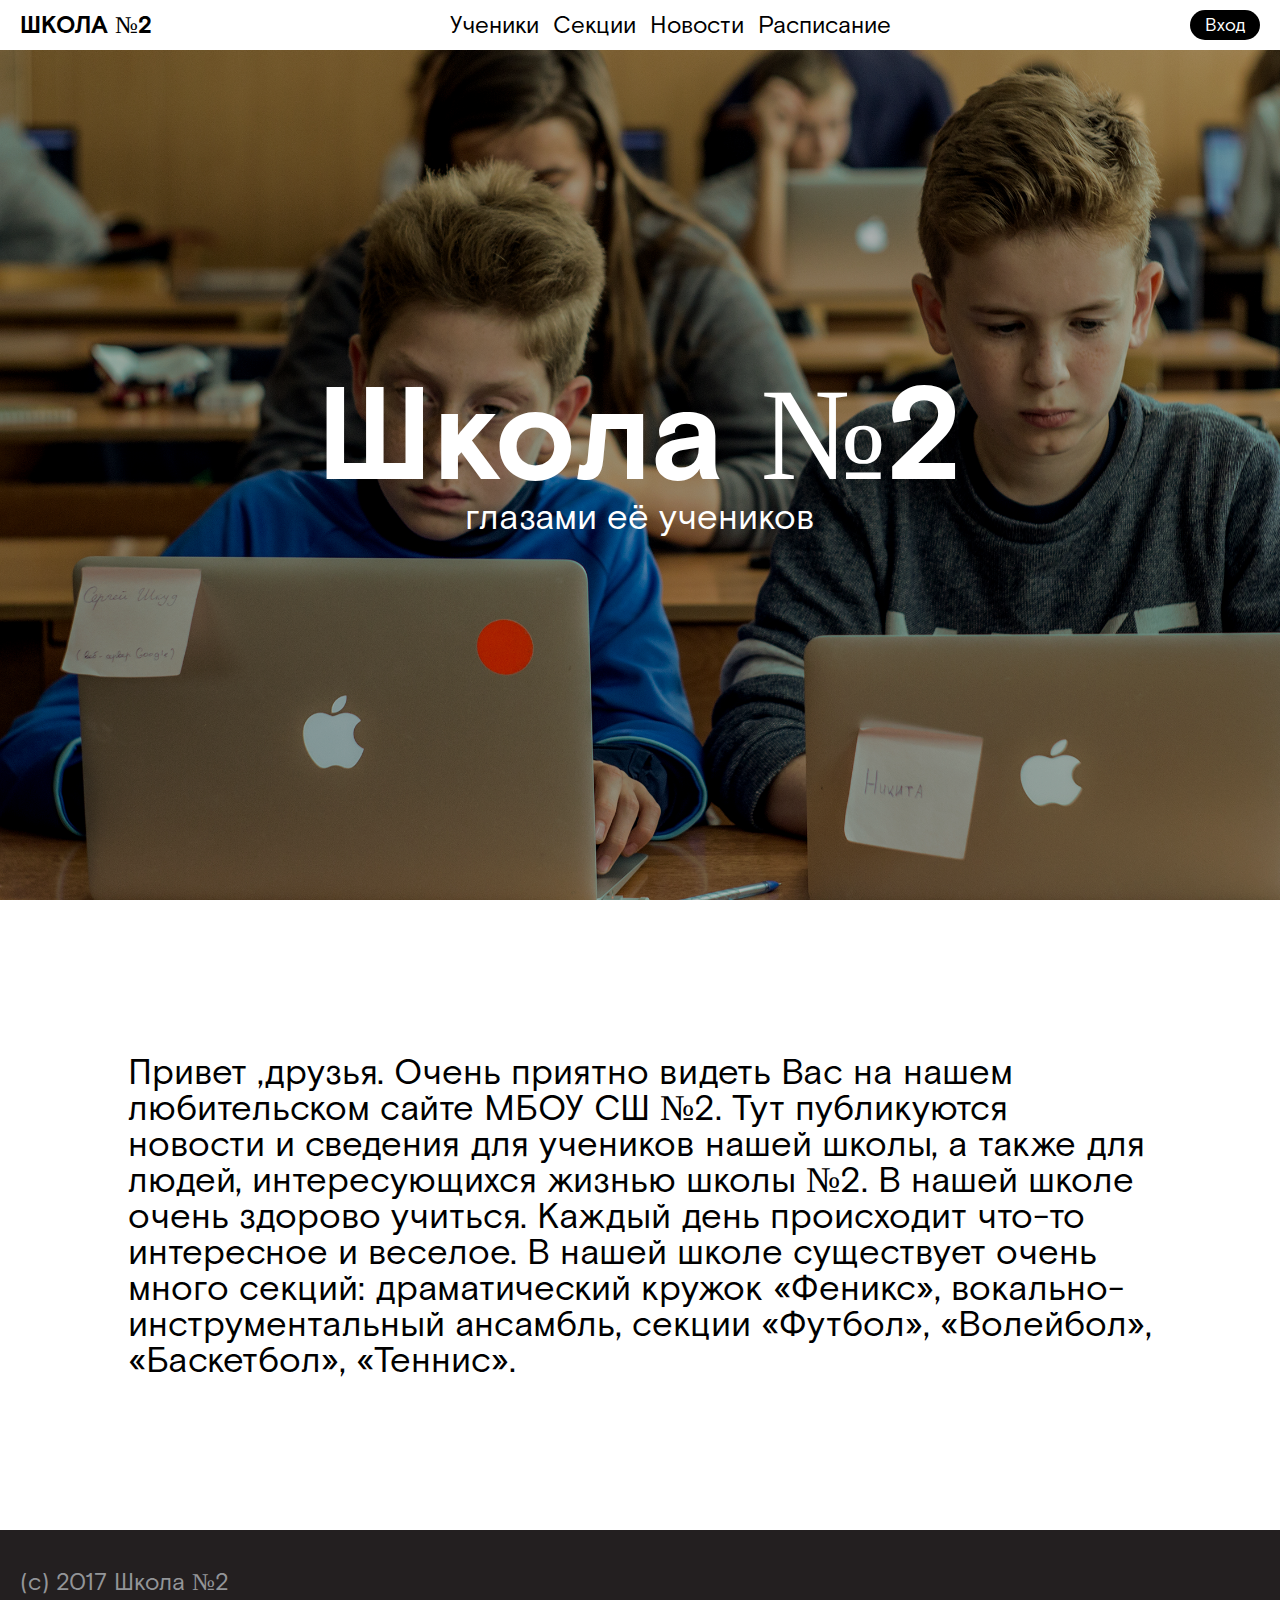
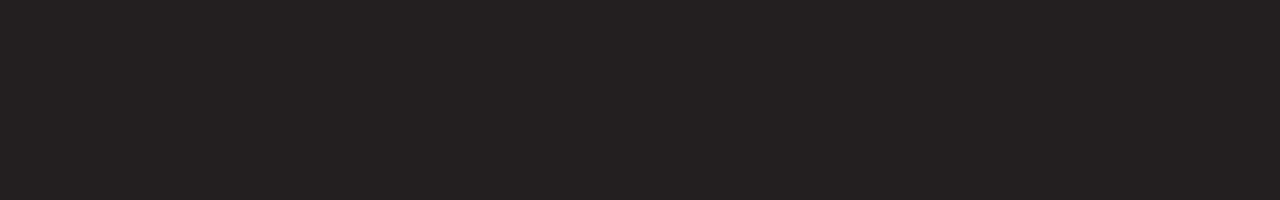
<file: index.html>
<!DOCTYPE html>
<html>
<head>
	<meta charset="utf-8">
	<title>Школа №2.</title>
	<link rel="stylesheet" href="reset.css">
	<link rel="stylesheet" href="index.css">
</head>
<body>
	<div class="headder">
		<h2 class="logo">ШКОЛА №2</h2>
		<div class="menu">
			<a class="menulink" href="students.html">Ученики</a>
			<a class="menulink" href="sections.html">Секции</a>
			<a class="menulink" href="news.html">Новости</a>
			<a class="menulink" href="time.html">Расписание</a>
		</div>
		<div class="batton">
			<h1 class="battonText">Вход</h1>
		</div>
	</div>
	<div class="bgImg">
		<div class="overlay"></div>
		<div class="titleBox">
			<h1 class="heading">Школа №2</h1>
			<h2 class="sapHeading">глазами её учеников</h2>
		</div>
	</div>
	<div class="text">
		<h2 class="mainText">Привет ,друзья. Очень приятно видеть Вас на нашем любительском сайте МБОУ СШ №2. 
Тут публикуются новости и сведения для учеников нашей школы, а также для людей, интересующихся жизнью школы №2.   
В нашей школе очень здорово учиться. Каждый день происходит что-то интересное и веселое. 
В нашей школе существует очень много секций: драматический кружок «Феникс», вокально-инструментальный  ансамбль, секции «Футбол», «Волейбол», «Баскетбол», «Теннис».
		</h2>
	</div>
	<div class="fotter">
		<h2 class="copy">(c) 2017 Школа №2</h2>
	</div>
</body>
</html>
</file>
<file: index.css>
@font-face {
	font-family: bold;
	src: url(fonts/basis_bold.otf);
}
@font-face {
	font-family: normal;
	src: url(fonts/basis_normal.otf);
}

body {
	font-family: normal;
}

.overlay {
	position: absolute;
	background-color: rgba(0, 0, 0, 0.3);
	width: 100vw;
	height: 100vh;
	top: 0;
	left: 0;
} 

.bgImg {
	width: 100vw;
	height: 100vh;
	background-image: url(Img/3.jpg);
	background-size: cover;
	display: flex;
	flex-direction: column;
}

.titleBox {
	margin: auto;
	position: relative;
	z-index: 1;
}

.heading {
	color: white;
	font-size: 132px;
	text-align: center;
	font-family: bold;
}
.sapHeading {
	color: white;
	font-size: 36px;
	text-align: center;
}
.headder {
	height: 50px;
	width: 100vw;
	background-color: white;
	box-sizing: border-box;
	display: flex;
	justify-content: space-between;
	align-items: center;
	padding-left: 20px;
	padding-right: 20px;
	position: absolute;
	z-index: 2;
}
.logo {
	font-size: 24px;
	font-family: bold;
}
.menulink {
	font-size: 24px;	
}
.batton {
	background-color: black;
	width: 70px;
	height: 30px;
	display: flex;
	border-radius: 15px;
}
.battonText {
	color: white;
	text-align: center;
	margin: auto;
	font-size: 18px;
}
.text {
	background-color: white;
	width: 100vw;
	height: 70vh;
	display: flex;
}
.mainText {
	color: black;
	font-size: 36px;
	width: 80%;
	max-width: 1200px;
	margin: auto;
}
.fotter {
	height: 30vh;
	width: 100vw;
	background-color: #231F20;
	padding-top: 40px;
	box-sizing: border-box;
}
.copy {
	color: #939598;
	font-size: 24px;
	margin-left: 20px;
}
.imgContener {
	display: flex;
}
.img {
	position: relative;
	z-index: 1;
}
.img1 {
	background-image: url(Img/1.jpg);
	background-size: cover;
	height: 100vh;
	width: 25vw;
	padding: 50px;
	box-sizing: border-box;
	background-position: center;
}
.img2 {
	background-image: url(Img/2.jpg);
	background-size: cover;
	height: 100vh;
	width: 25vw;
	padding: 50px;
	box-sizing: border-box;
	background-position: center;
}
.img3 {
	background-image: url(Img/4.jpg);
	background-size: cover;
	height: 100vh;
	width: 50vw;
	padding: 50px;
	box-sizing: border-box;
	background-position: center;
}

.name {
	font-size: 36px;
	color: white;
	margin-top: 50px;
}
.class {
	font-size: 14px;
	color: white;
	margin-top: 15px;
	font-family: bold;
}
.black {
	color: black;
}

a {
	display: inline-block;
	margin-left: 5px;
	margin-right: 5px;
	text-decoration: none;
	color: black;
}
</file>
